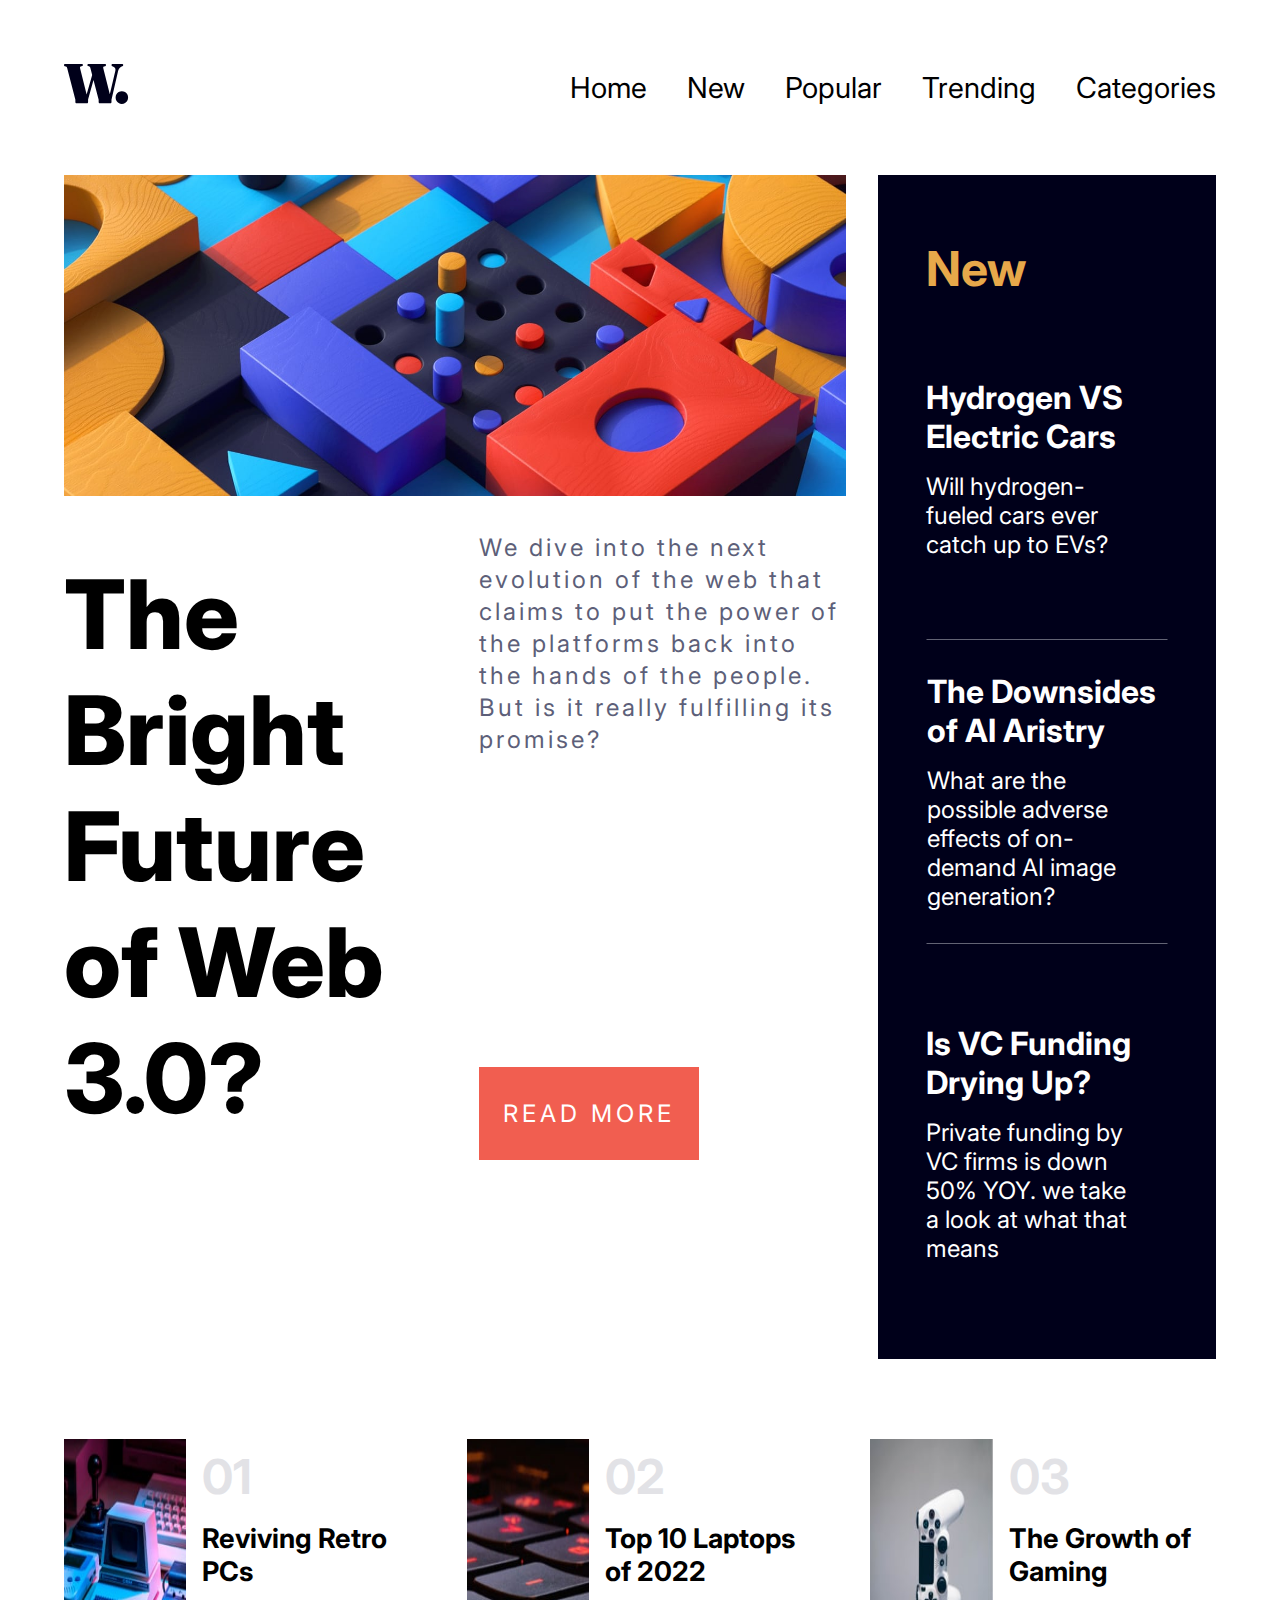
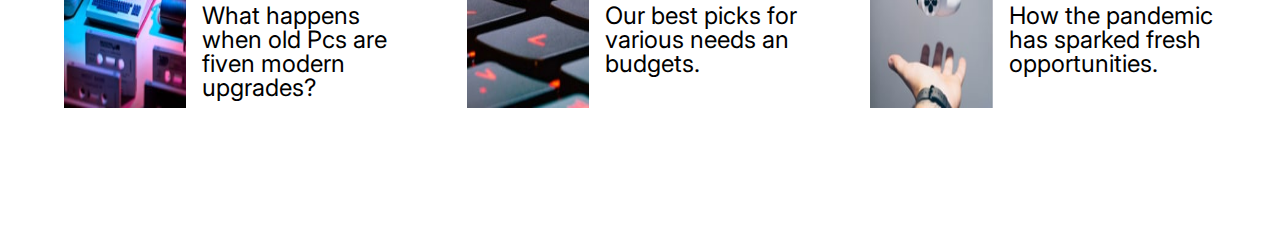
<file: src/index.html>
<!DOCTYPE html>
<html lang="en">
<head>
  <meta charset="UTF-8">
  <meta name="viewport" content="width=device-width, initial-scale=1.0"> <!-- displays site properly based on user's device -->

  <link rel="icon" type="image/png" sizes="32x32" href="./assets/images/favicon-32x32.png">
  
  <title>Frontend Mentor | News homepage</title>
<link rel="stylesheet" href="styles/index.css">
</head>
<body>
  <main class="wrapper">

    <header class="header">

      <nav class="header__nav">
        <div class="header__logo__wrapper">
          <svg width="65" height="40" xmlns="http://www.w3.org/2000/svg"><path d="M23.016 39.2c.317 0 .574-.093.77-.28.196-.187.294-.457.294-.812v-1.82c0-.448.033-.84.098-1.176.065-.336.145-.663.238-.98l5.09-18.122 4.822 18.57c.112.384.193.682.243.895l.023.099c.047.215.07.453.07.714v1.82c0 .355.098.625.294.812.196.187.453.28.77.28h10.696c.299 0 .55-.093.756-.28.205-.187.308-.457.308-.812v-1.82c0-.373.023-.705.07-.994.047-.29.135-.677.266-1.162L54.04 7.224c.299-1.25.765-2.254 1.4-3.01.635-.756 1.363-1.311 2.184-1.666l.672-.308c.336-.168.574-.331.714-.49.14-.159.21-.369.21-.63 0-.336-.117-.607-.35-.812C58.637.103 58.287 0 57.82 0h-8.904c-.467 0-.817.103-1.05.308-.233.205-.35.476-.35.812 0 .261.06.471.182.63.121.159.313.303.574.434l.616.224c1.12.41 1.871.999 2.254 1.764s.453 1.661.21 2.688l-5.535 23.486-6.477-25.81c-.133-.58-.17-1.018-.11-1.31l.026-.104c.093-.29.317-.49.672-.602l1.232-.336c.299-.112.518-.257.658-.434a.986.986 0 0 0 .21-.63c0-.355-.112-.63-.336-.826C41.468.098 41.122 0 40.656 0H24.78c-.448 0-.789.098-1.022.294-.233.196-.35.471-.35.826 0 .224.06.415.182.574.121.159.322.294.602.406l1.176.42c.261.093.462.243.602.448.14.205.294.607.462 1.204l1.751 6.742-5.553 19.475L16.128 4.48c-.147-.49-.194-.898-.14-1.223l.028-.135c.093-.345.327-.574.7-.686l1.456-.336c.504-.168.756-.504.756-1.008 0-.336-.112-.602-.336-.798C18.368.098 18.022 0 17.556 0H1.344C.896 0 .56.098.336.294.112.49 0 .756 0 1.092c0 .224.056.434.168.63.112.196.29.35.532.462l1.232.392c.355.13.625.308.812.532.187.224.345.579.476 1.064l7.84 30.408c.112.43.191.751.238.966.047.215.07.462.07.742v1.82c0 .355.103.625.308.812.205.187.467.28.784.28h10.556Zm34.804.7c1.195 0 2.263-.29 3.206-.868a6.338 6.338 0 0 0 2.24-2.338c.55-.98.826-2.04.826-3.178 0-1.157-.275-2.212-.826-3.164a6.325 6.325 0 0 0-2.24-2.282c-.943-.57-2.011-.854-3.206-.854-1.157 0-2.207.285-3.15.854a6.325 6.325 0 0 0-2.24 2.282c-.55.952-.826 2.007-.826 3.164 0 1.139.275 2.198.826 3.178.55.98 1.297 1.76 2.24 2.338.943.579 1.993.868 3.15.868Z" fill="#00001A"/></svg>
        </div>

        <ul class="header__nav__options">
          <li class="header__nav__options__item">Home</li>
          <li class="header__nav__options__item">New</li>
          <li class="header__nav__options__item">Popular</li>
          <li class="header__nav__options__item">Trending</li>
          <li class="header__nav__options__item">Categories</li>
        </ul> 

        <div class="hamburguer__menu--mb">
          <input class="checkbox" type="checkbox" name="" id="" />
          <div class="hamburger-lines">
            <span class="line" id="line1"></span>
            <span class="line" id="line2"></span>
            <span class="line" id="line3"></span>
          </div>
          <ul class="menu-items">
          <li class="item--mb"><a href="#">Home</a></li>
          <li class="item--mb"><a href="#">New</a></li>
          <li class="item--mb"><a href="#">Popular</a></li>
          <li class="item--mb"><a href="#">Trending</a></li>
          <li class="item--mb"><a href="#">Categories</a></li>
          </ul>
        </div>
      </nav>
    </header>

    <article>
      <div class="hero">
        <div class="hero__image__wrapper">
      <img class="hero__image" src="assets/images/image-web-3-desktop.jpg"  alt="hero image" />
      </div>

      <div class="hero__image__wrapper--mb">
        <img class="hero__image--mb" src="assets/images/image-web-3-mobile.jpg" alt="hero image mobile">
      </div>

      <div class="hero__info">
        <h1 class="hero__title">The Bright Future of Web 3.0?</h1>
        
        <div class="hero__description__wrapper">
          <p class="hero__description">We dive into the next evolution of the web that claims
            to put the power of the platforms back into the hands of the people. 
            But is it really fulfilling its promise?</p>
            <button class="hero__description__button">
              READ MORE
            </button>
          </div>
        </div>
          
      </div>

      <aside>
        <h2 class="aside__title">
          New
        </h2> 
        <ul class="list__aside">
          <li>
            <div class="aside__theme">
              <h4 class="aside__subtitle">
                Hydrogen VS Electric Cars
              </h4>
              <p class="aside__info">
                Will hydrogen-fueled cars ever catch up to EVs?
              </p>
            </div>
          </li>

          <li>
            <div>
              <h4 class="aside__subtitle">
                The Downsides of AI Aristry
              </h4>
              <p class="aside__info">
                What are the possible adverse effects of on-demand AI image generation?
              </p>
            </div>
          </li>

          <li>
            <div>
              <div>
                <h4 class="aside__subtitle">
                  Is VC Funding Drying Up?
                </h4>
                <p class="aside__info">
                  Private funding by VC firms is down 50% YOY. we take a look at what that means
                </p>
              </div>
            </div>
          </li>
        </ul>
  </aside>
</article>

<section class="articles"> 
  <div class="articles__item">
    <div class="articles__item__image__wrapper">
      <img src="assets/images/image-retro-pcs.jpg" alt="">
      </div>
      <div class="articles__item__info__wrapper">
        <h3 class="articles__item__info__number">
          01
        </h3>
        <h4 class="articles__item__info__title">
          Reviving Retro PCs
        </h4>
        <p class="articles__item__info__description">
          What happens when old Pcs are fiven modern upgrades?
        </p>
      </div>
    </div>
      
      <div class="articles__item">
        <div class="articles__item__image__wrapper">
          <img src="assets/images/image-top-laptops.jpg" alt="">
        </div>
        <div class="articles__item__info__wrapper">
          <h3 class="articles__item__info__number">
            02
          </h3>
          <h4 class="articles__item__info__title">
          Top 10 Laptops of 2022
        </h4>
        <p class="articles__item__info__description">
          Our best picks for various needs an budgets.
        </p>
      </div>
      </div>
      
      <div class="articles__item">
        <div class="articles__item__image__wrapper">
          <img src="assets/images/image-gaming-growth.jpg" alt="">
        </div>
        <div class="articles__item__info__wrapper">
          <h3 class="articles__item__info__number"s>
            03
          </h3>
          <h4 class="articles__item__info__title">
            The Growth of Gaming
          </h4>
          <p class="articles__item__info__description">
            How the pandemic has sparked fresh opportunities.
          </p>
        </div>
        </div>
      </div>
    </section>
</main>
</body>
</html>
</file>
<file: src/styles/index.css>
@import url('https://fonts.googleapis.com/css2?family=Inter:wght@400;700;800&display=swap');

:root {
    --red: #f15e50;
    --white: white;
    --blue: rgb(0, 0, 26);
    --yellow: #e7a84a;
    --gray: hsla(233, 8%, 79%, 0.497);
    --Darkgrayishblue: hsl(236, 13%, 42%)
}

* {
    -webkit-tap-highlight-color: transparent;
    -webkit-user-select: none;
    -khtml-user-select: none;
    -moz-user-select: none;
    -ms-user-select: none;
    user-select: none;
    margin: 0;
    padding: 0;
    box-sizing: border-box;
    font-family: 'Inter', sans-serif;
}
body {
    margin: 0;
    padding: 0;
}

.wrapper {
    padding: 4rem;
}

.header {
    width: 100%;
}

.header__nav {
    font-size: 1.8rem;
    display: flex;
    align-items: center;
    justify-content: space-between;
}

.header__nav__options {
    list-style: none;
    padding: 0;
    display: flex;
    gap: 2.5rem;
}

.header__nav__options--mb {
    display: none;
}

.hamburguer__menu--mb {
    display: none;
}

.header__nav__options__--mb {
    flex-direction: row;
    flex-wrap: wrap;
    margin-left: 0;
    margin-right: 0;
}

.header__nav__options__item {
    cursor: pointer;
}

.header__nav__options__item:hover {
    color: var(--red);
}

article {
    padding-top: 4rem;
    display: flex;
    gap: 2rem;
}

.hero {
    width: 70%;
}

.hero__image {
    width: 100%;
}

.hero__image__wrapper {
    width: 100%;
}

.hero__image--mb {
    display: none;
}

.hero__info {
    display: flex;
    gap: 3rem;
    padding-top: 2rem;
}
.hero__title {
    padding: 1.5rem 0;
    font-size: 6rem;
    width: 50%;
    font-weight: 800;
    margin: 0;
}
.hero__description {
    font-size: 1.5rem;
    letter-spacing: 3px;
    line-height: 2rem;
    color: var(--Darkgrayishblue);
}

.hero__description__wrapper {
    width: 50%;
    display: flex;
    flex-direction: column;
    justify-content: space-between;
}
.hero__description__button {
    transition-duration: 300ms;
    letter-spacing: 4px;
    width: 60%;    font-size: 1.5rem;
    background-color: var(--red);
    color: var(--white);
    border:none;
    padding: 2rem 1rem;
    cursor: pointer;
    font-weight: 400;
}

.hero__description__button:hover {
    background-color: black
}

.hero__description__button:active {
    transform: scale(0.9);
}

aside {
    background-color: var(--blue);
    padding: 4rem 3rem ;
    flex-direction: column;
    display: flex;
    gap: 3rem;
    width: 30%;
}

.aside__title{
    color: var(--yellow);
    font-size: 3rem;
}

.aside__subtitle {
    font-size: 2rem;
    color: var(--white);
    cursor: pointer;
    margin: 0;
    margin-top: 2rem;
}

.aside__subtitle:hover {
    color: var(--yellow);
}

.aside__info {
    color: var(--white);
    font-size: 1.5rem;
    margin: 0;
    padding: 1rem 1rem 2rem 0;
    width: 90%;
}

.articles {
    justify-content: space-between;
    display: flex;
    padding: 5rem 0;
    width: 100%;
}

.articles__item {
    display: flex;
    justify-content: space-between;
    width: 30%;
    max-height: 17rem;
    gap: 1rem;
}

.articles__item__image__wrapper {
    height: 100%;
    width: 40%;
}

.articles__item__image__wrapper > img {
    width: 100%;
    height: 100%;
}

.articles__item__info__wrapper {
    display: flex;
    flex-direction: column;
    padding: 0.5rem 0;
    gap: 1rem;
    max-width: 60%;
}
.articles__item__info__number {
    font-size: 3rem;
    color: var(--gray);
}

.articles__item__info__title {
    font-weight: bold;
    font-size: 1.7rem;
    cursor: pointer;
}
.articles__item__info__title:hover {
color: var(--red);
}

.articles__item__info__description {
    font-size: 1.5rem;
    line-height: 1.5rem;
    color: var(--Dark grayish blue);
}

.list__aside {
    display: flex;
    flex-direction: column;
    justify-content: center;
    align-items: flex-start;
    padding: 0%;
    margin: 0;
    font-size: 1.5rem;
    list-style: none;
    gap: 3rem;
}

.list__aside li:not(:first-child):not(:last-child) {
    border: 1px solid var(--gray);
    border-left: 1px solid transparent;
    border-right: 1px solid transparent;
}


@media screen and (max-width: 768px){
    .wrapper {
        padding: 1rem;
    }
    
    .header__nav__options {
        display: none;
    }
    .header__hamburguer__wrapper {
        display: flex;
    }

    .hamburguer__menu--mb{
    display: block;
    }

    .checkbox {
        position: absolute;
        display: block;
        height: 32px;
        width: 32px;
        top: 20px;
        right: 20px;
        z-index: 5;
        opacity: 0;
        cursor: pointer;
    }

    .hamburger-lines {
        display: block;
        height: 26px;
        width: 32px;
        position: absolute;
        top: 17px;
        right: 20px;
        z-index: 2;
        display: flex;
        flex-direction: column;
        justify-content: space-between;
      }

      .line {
        display: block;
        height: 4px;
        width: 100%;
        border-radius: 10px;
        background: #0e2431;
      }

      #line1 {
            transform-origin: 0% 0%;
            transition: transform 0.4s ease-in-out;
      }

      #line2 {
        transition: transform 0.2s ease-in-out;
      }

      #line3 {
        transform-origin: 0% 100%;
        transition: transform 0.4s ease-in-out;
      }

      .menu-items {
        display: none;
        position: fixed;
        left: 40vw;
        top: 0;
        height: 100vh;
        width: 60vw;
        background-color: var(--white);
        flex-direction: column;
        align-items: baseline;
        padding: 2rem;
        justify-content: center;
        /* TODO USE REMS */
        text-align: center;
      }

      .menu-items::after {
        content: "";
        width: 40vw;
        height: 100vh;
        position: fixed;
        left: 0;
        top: 0;
        background-color: rgba(0, 0, 0, 0.5);
      }

      .item--mb {
        margin-bottom: 1.2rem;
        font-size: 1.5rem;
        list-style: none;
        font-weight: 500;
      }

      .item--mb > a {
        color: var(--blue);
        text-decoration: none;
      }

      .checkbox[type="checkbox"]:checked ~ .menu-items {
            display: flex;
      }

      .checkbox[type="checkbox"]:checked ~ .hamburger-lines {
        position: fixed;
      }

      .checkbox[type="checkbox"]:checked ~ .hamburger-lines > #line1 {
        transform: rotate(45deg);
      }

      .checkbox[type="checkbox"]:checked ~ .hamburger-lines > #line2 {
        transform: scaleY(0);
      }

      .checkbox[type="checkbox"]:checked ~ .hamburger-lines > #line3 {
        transform: rotate(-45deg);
      }


    .header__nav__options--mb {
        font-size: 1rem;
        background-color: var(--white);
    }

    article {
        display: flex;
        flex-direction: column;
        flex-wrap: wrap;
    }

    .articles {
        flex-direction: column;
    }

    .articles__item {
        width: 90%;
        max-height: 10rem;
    }

    .articles__item__info__wrapper {
        width: 60%;
        gap: 0;
    }

    .articles__item__info__description {
        overflow: hidden;
        text-overflow: ellipsis;
        white-space: nowrap;
        width: 100%;
    }

    .hero {
        width: 100%;
    }

    .hero__description__wrapper {
        display: flex;
        flex-direction: column;
    }
    
    .hero__info {
        display: flex;
        flex-direction: column;
        width: 100%;
    }

    .hero__description__wrapper {
        width: 100%;
    }

    .hero__description {
        width: 100%;
        font-size: 1rem;
        padding: 2rem 0;
    }

    aside {
        display: flex;
        flex-direction: column;
        width: 100%;
    }

    .hero__image {
        display: none;
    }

    .hero__image__wrapper--mb {
            width: 100%;
            height: 100%;
    }

    .hero__image--mb {
        display: block;
        width: 100%;
        height: 100%;
    }

    .hero__title {
        font-size: 3rem;
        width: 100%;
        display: flex;
        justify-content: flex-start;
        padding: 0%;
    }

    .hero__description__button {
    transition-duration: 300ms;
    letter-spacing: 4px;
    width: 65%;
    font-size: 1rem;
    background-color: var(--red);
    color: var(--white);
    border: none;
    padding: 1rem 1rem;
    cursor: pointer;
    font-weight: bold;

    }
}
</file>
